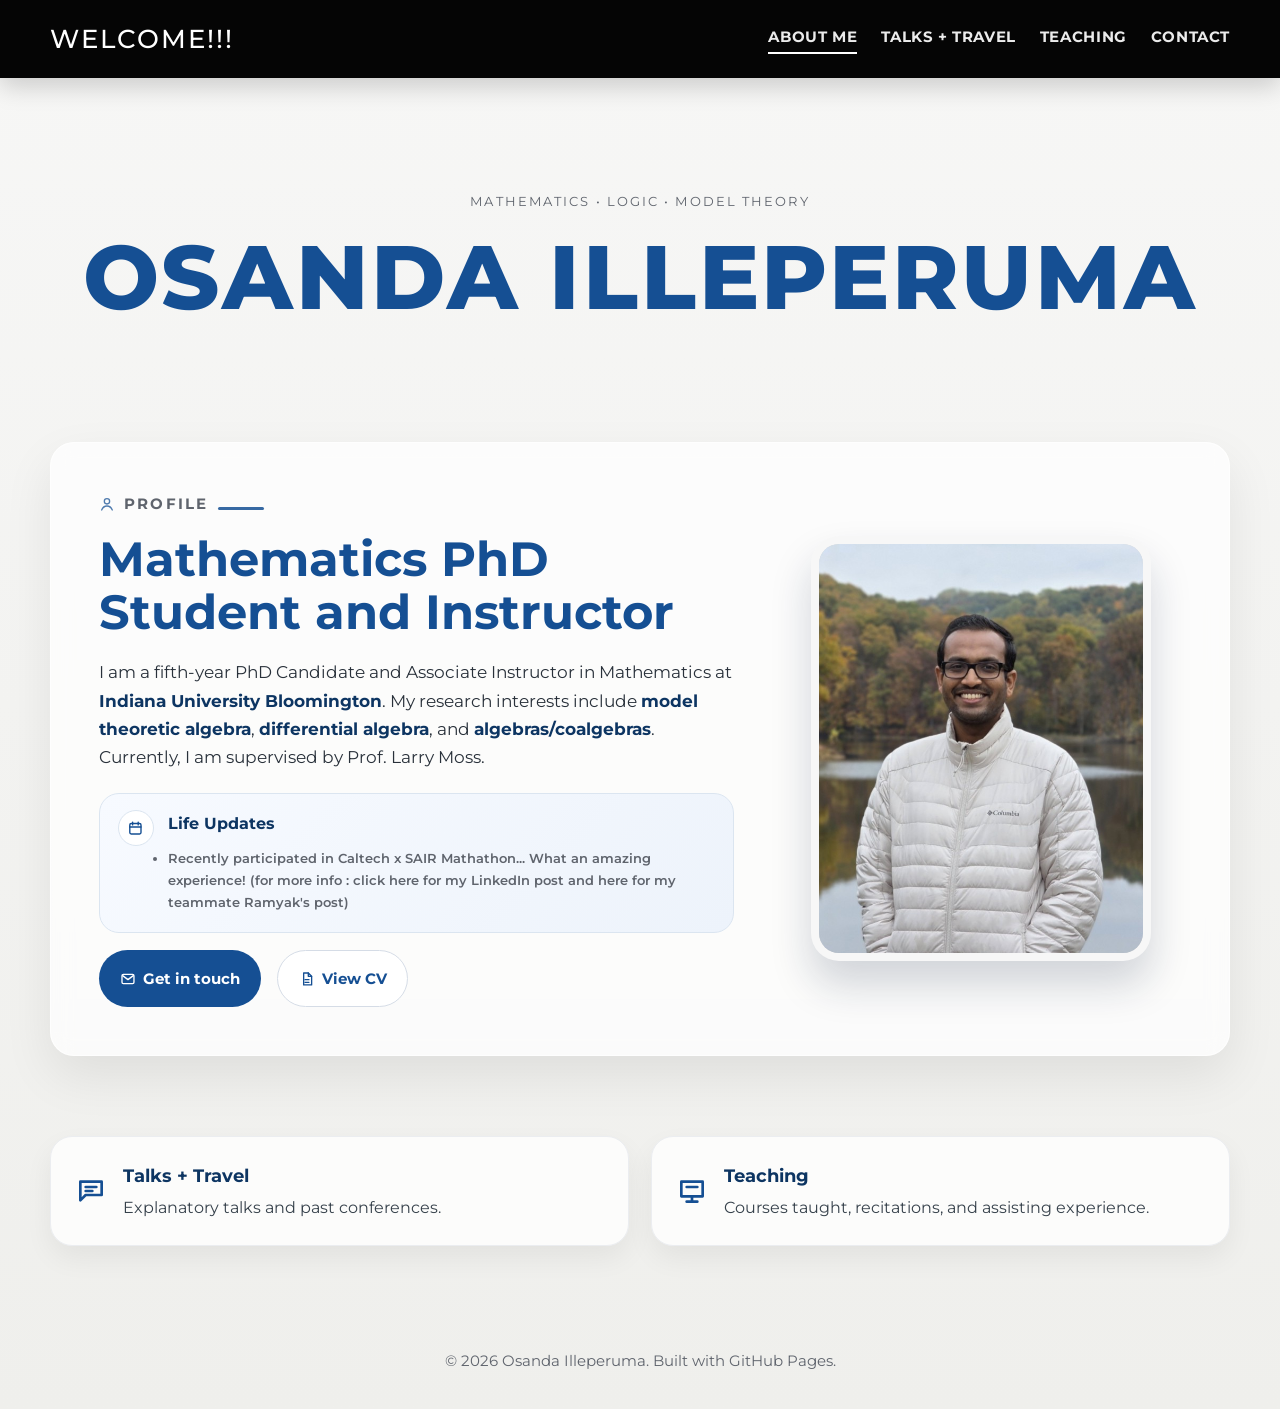
<file: index.html>
<!DOCTYPE html>
<html lang="en">

<head>
  <meta charset="UTF-8" />
  <meta name="viewport" content="width=device-width, initial-scale=1.0" />
  <meta name="google-site-verification" content="94M2sTq-gDgAvNmDkdV4_iWMRsh3VOgqNWSaeShgUbw" />
  <meta name="author" content="Osanda Illeperuma">
  <title>Osanda Illeperuma</title>
  <link rel="preconnect" href="https://fonts.googleapis.com">
  <link rel="preconnect" href="https://fonts.gstatic.com" crossorigin>
  <link href="https://fonts.googleapis.com/css2?family=Montserrat:wght@300;400;500;600;700;800&display=swap"
    rel="stylesheet">
  <link rel="stylesheet" href="style.css?v=7">
  <script src="site.js?v=1" defer></script>
</head>

<body>

  <svg aria-hidden="true" style="position:absolute;width:0;height:0;overflow:hidden;" focusable="false">
    <symbol id="icon-mail" viewBox="0 0 24 24">
      <rect x="3" y="5" width="18" height="14" rx="2"></rect>
      <path d="M4 7l8 6 8-6"></path>
    </symbol>
    <symbol id="icon-file" viewBox="0 0 24 24">
      <path d="M7 3h7l5 5v13H7z"></path>
      <path d="M14 3v5h5"></path>
      <path d="M9 13h6"></path>
      <path d="M9 17h6"></path>
    </symbol>
    <symbol id="icon-talk" viewBox="0 0 24 24">
      <path d="M4 5h16v10H8l-4 4z"></path>
      <path d="M8 9h8"></path>
      <path d="M8 12h5"></path>
    </symbol>
    <symbol id="icon-calendar" viewBox="0 0 24 24">
      <rect x="4" y="5" width="16" height="15" rx="2"></rect>
      <path d="M8 3v4"></path>
      <path d="M16 3v4"></path>
      <path d="M4 10h16"></path>
    </symbol>
    <symbol id="icon-teaching" viewBox="0 0 24 24">
      <path d="M4 5h16v11H4z"></path>
      <path d="M8 20h8"></path>
      <path d="M12 16v4"></path>
      <path d="M8 9h8"></path>
    </symbol>
    <symbol id="icon-list" viewBox="0 0 24 24">
      <path d="M8 6h12"></path>
      <path d="M8 12h12"></path>
      <path d="M8 18h12"></path>
      <path d="M4 6h.01"></path>
      <path d="M4 12h.01"></path>
      <path d="M4 18h.01"></path>
    </symbol>
    <symbol id="icon-profile" viewBox="0 0 24 24">
      <circle cx="12" cy="8" r="4"></circle>
      <path d="M4 21c1.6-4 4.4-6 8-6s6.4 2 8 6"></path>
    </symbol>
  </svg>
  <header class="topbar">
    <div class="container nav">
      <a class="brand" href="index.html">Welcome!!!</a>
      <nav class="nav-links" aria-label="Primary navigation">
        <a class="active" href="index.html">About Me</a>
        <a href="talks.html">Talks + Travel</a>
        <a href="teaching.html">Teaching</a>
        <a href="contact.html">Contact</a>
      </nav>
    </div>
  </header>

  <main id="top">
    <section class="hero">
      <div class="container">
        <div class="eyebrow">Mathematics • Logic • Model Theory</div>
        <h1>OSANDA ILLEPERUMA</h1>
      </div>
    </section>

    <section id="about">
      <div class="container card about">
        <div>
          <div class="section-title with-icon"><svg class="icon" aria-hidden="true"><use href="#icon-profile"></use></svg>Profile</div>
          <h2>Mathematics PhD Student and Instructor</h2>
          <p>
            I am a fifth-year PhD Candidate and Associate Instructor in Mathematics at
            <strong>Indiana University Bloomington</strong>. My research interests include
            <strong>model theoretic algebra</strong>, <strong>differential algebra</strong>,
            and <strong>algebras/coalgebras</strong>.
            Currently, I am supervised by Prof. Larry Moss.
          </p>

          <div class="profile-updates">
            <div class="profile-updates-badge" aria-hidden="true">
              <svg class="icon"><use href="#icon-calendar"></use></svg>
            </div>
            <div>
              <h3>Life Updates</h3>
              <span class="profile-updates-date">
                <ul>
                  <li>Recently participated in Caltech x SAIR Mathathon... What an amazing experience! (for more info : <a href = "https://lnkd.in/p/gYP6XG4t"> click here for my LinkedIn post                  
                  </a> and <a href="https://lnkd.in/p/g5hrVPfr"> here for my teammate Ramyak's post</a>)</li>
                </ul>
              </span>
            </div>
          </div>

          <div class="about-actions">
            <a class="btn btn-primary" href="contact.html"><svg class="icon" aria-hidden="true"><use href="#icon-mail"></use></svg>Get in touch</a>
            <a class="btn btn-secondary" href="cv.html" id="openCvModal"><svg class="icon" aria-hidden="true"><use href="#icon-file"></use></svg>View CV</a>
          </div>
        </div>

        <div class="portrait-wrap">
          <img class="portrait" src="image (2).jpg" alt="Portrait of Osanda Illeperuma" />
        </div>
      </div>
    </section>

    <section class="home-navigation">
      <div class="container home-link-grid">
        <a class="info-card home-link-card" href="talks.html">
          <svg class="icon" aria-hidden="true"><use href="#icon-talk"></use></svg>
          <div>
            <h3>Talks + Travel</h3>
            <p>Explanatory talks and past conferences.</p>
          </div>
        </a>

        <a class="info-card home-link-card" href="teaching.html">
          <svg class="icon" aria-hidden="true"><use href="#icon-teaching"></use></svg>
          <div>
            <h3>Teaching</h3>
            <p>Courses taught, recitations, and assisting experience.</p>
          </div>
        </a>
      </div>
    </section>
  </main>

  <footer>
    <div class="container">© 2026 Osanda Illeperuma. Built with GitHub Pages.</div>
  </footer>


  <div class="cv-modal" id="cvModal" aria-hidden="true" role="dialog" aria-modal="true" aria-labelledby="cvModalTitle">
    <div class="cv-modal-content">
      <div class="cv-modal-header">
        <h3 id="cvModalTitle" class="heading-icon"><svg class="icon" aria-hidden="true"><use href="#icon-file"></use></svg>Curriculum Vitae</h3>
        <div class="cv-modal-actions">
          <a class="cv-open-tab" href="cv.html" target="_blank" rel="noopener"><svg class="icon" aria-hidden="true"><use href="#icon-file"></use></svg>Open in new tab</a>
          <button class="cv-close" id="closeCvModal" type="button" aria-label="Close CV window">Close</button>
        </div>
      </div>
      <iframe class="cv-frame" src="cv.html" title="Osanda Illeperuma CV"></iframe>
    </div>
  </div>
</body>
</html>
</file>
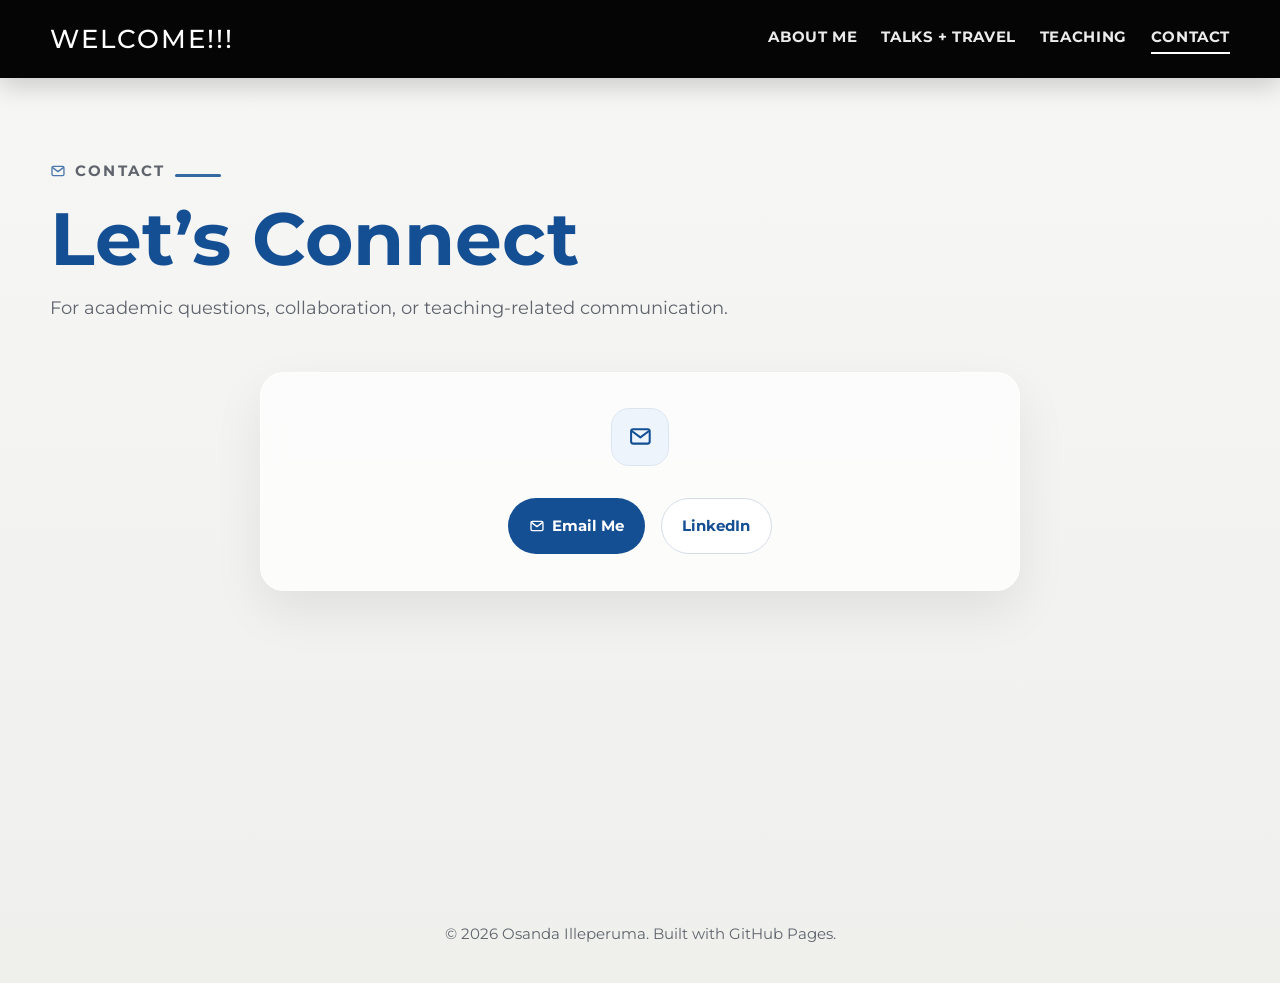
<file: contact.html>
<!DOCTYPE html>
<html lang="en">

<head>
  <meta charset="UTF-8" />
  <meta name="viewport" content="width=device-width, initial-scale=1.0" />
  <title>Contact | Osanda Illeperuma</title>
  <link rel="preconnect" href="https://fonts.googleapis.com">
  <link rel="preconnect" href="https://fonts.gstatic.com" crossorigin>
  <link href="https://fonts.googleapis.com/css2?family=Montserrat:wght@300;400;500;600;700;800&display=swap"
    rel="stylesheet">
  <link rel="stylesheet" href="style.css?v=7">
  <script src="site.js?v=1" defer></script>
</head>

<body>

  <svg aria-hidden="true" style="position:absolute;width:0;height:0;overflow:hidden;" focusable="false">
    <symbol id="icon-mail" viewBox="0 0 24 24">
      <rect x="3" y="5" width="18" height="14" rx="2"></rect>
      <path d="M4 7l8 6 8-6"></path>
    </symbol>
    <symbol id="icon-file" viewBox="0 0 24 24">
      <path d="M7 3h7l5 5v13H7z"></path>
      <path d="M14 3v5h5"></path>
      <path d="M9 13h6"></path>
      <path d="M9 17h6"></path>
    </symbol>
    <symbol id="icon-talk" viewBox="0 0 24 24">
      <path d="M4 5h16v10H8l-4 4z"></path>
      <path d="M8 9h8"></path>
      <path d="M8 12h5"></path>
    </symbol>
    <symbol id="icon-calendar" viewBox="0 0 24 24">
      <rect x="4" y="5" width="16" height="15" rx="2"></rect>
      <path d="M8 3v4"></path>
      <path d="M16 3v4"></path>
      <path d="M4 10h16"></path>
    </symbol>
    <symbol id="icon-teaching" viewBox="0 0 24 24">
      <path d="M4 5h16v11H4z"></path>
      <path d="M8 20h8"></path>
      <path d="M12 16v4"></path>
      <path d="M8 9h8"></path>
    </symbol>
    <symbol id="icon-list" viewBox="0 0 24 24">
      <path d="M8 6h12"></path>
      <path d="M8 12h12"></path>
      <path d="M8 18h12"></path>
      <path d="M4 6h.01"></path>
      <path d="M4 12h.01"></path>
      <path d="M4 18h.01"></path>
    </symbol>
    <symbol id="icon-profile" viewBox="0 0 24 24">
      <circle cx="12" cy="8" r="4"></circle>
      <path d="M4 21c1.6-4 4.4-6 8-6s6.4 2 8 6"></path>
    </symbol>
  </svg>
  <header class="topbar">
    <div class="container nav">
      <a class="brand" href="index.html">Welcome!!!</a>
      <nav class="nav-links" aria-label="Primary navigation">
        <a href="index.html">About Me</a>
        <a href="talks.html">Talks + Travel</a>
        <a href="teaching.html">Teaching</a>
        <a class="active" href="contact.html">Contact</a>
      </nav>
    </div>
  </header>

  <main id="top" class="inner-page">
    <section class="page-hero">
      <div class="container">
        <div class="section-title with-icon"><svg class="icon" aria-hidden="true"><use href="#icon-mail"></use></svg>Contact</div>
        <h1>Let’s Connect</h1>
        <p>For academic questions, collaboration, or teaching-related communication.</p>
      </div>
    </section>

    <section class="page-content contact-page">
      <div class="container card contact-box">
        <div class="contact-icon" aria-hidden="true">
          <svg class="icon"><use href="#icon-mail"></use></svg>
        </div>
        <!-- <h2>Contact Osanda</h2>
        <p>Indiana University Bloomington</p> -->
        <div class="about-actions" style="justify-content:center;">
          <a class="btn btn-primary" href="mailto:oaillepe@iu.edu"><svg class="icon" aria-hidden="true"><use href="#icon-mail"></use></svg>Email Me</a>
          <a class="btn btn-secondary" href="https://www.linkedin.com/in/osanda-illeperuma-60a22215b/" target="_blank" rel="noopener">LinkedIn</a>
        </div>
      </div>
    </section>
  </main>

  <footer>
    <div class="container">© 2026 Osanda Illeperuma. Built with GitHub Pages.</div>
  </footer>

</body>
</html>
</file>
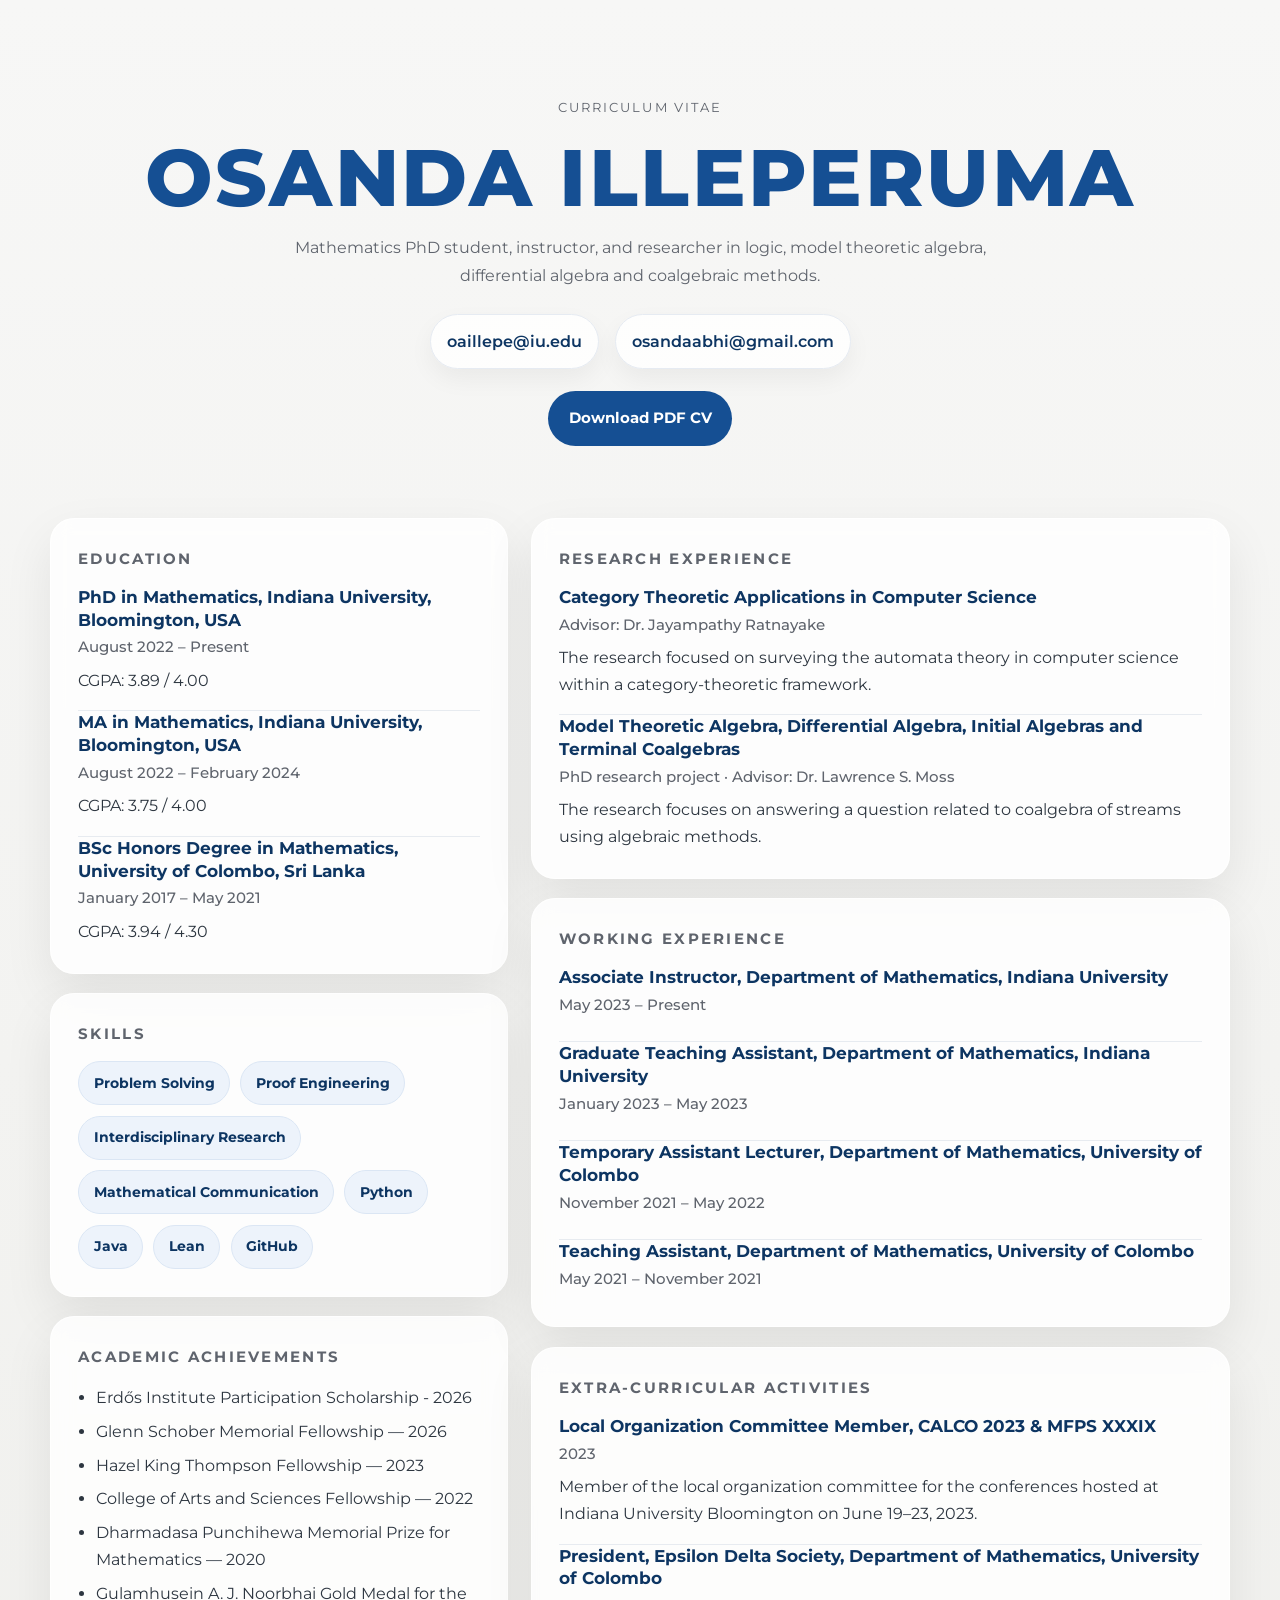
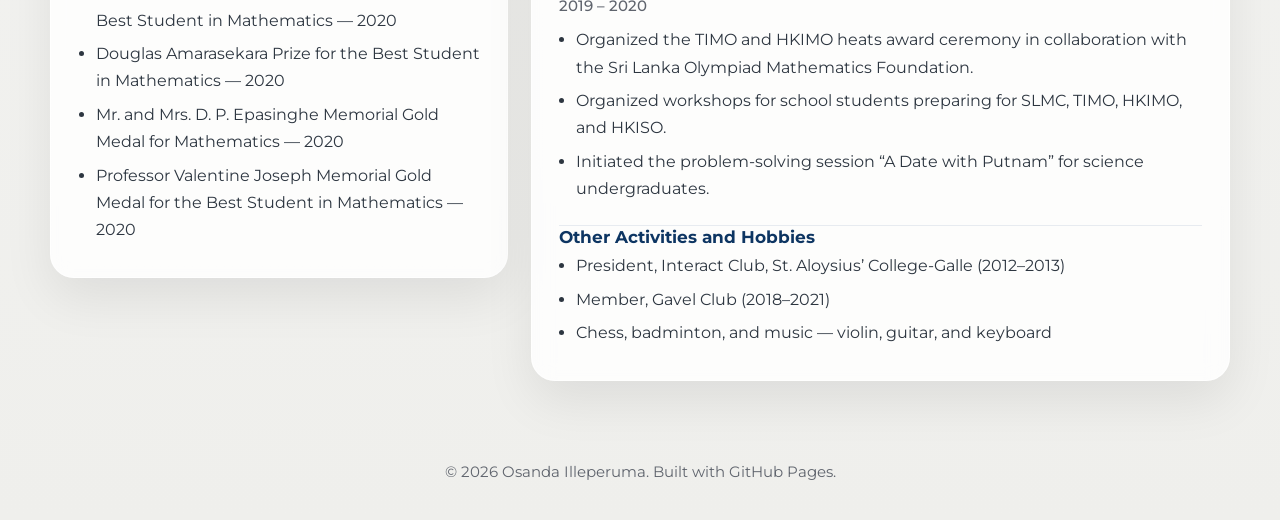
<file: cv.html>
<!DOCTYPE html>
<html lang="en">
<head>
  <meta charset="UTF-8" />
  <meta name="viewport" content="width=device-width, initial-scale=1.0" />
  <title>CV | Osanda Illeperuma</title>
  <link rel="preconnect" href="https://fonts.googleapis.com">
  <link rel="preconnect" href="https://fonts.gstatic.com" crossorigin>
  <link href="https://fonts.googleapis.com/css2?family=Montserrat:wght@300;400;500;600;700;800&display=swap" rel="stylesheet">
  <style>
    :root {
      --text: #1f1f1f;
      --muted: #5f646d;
      --accent: #154f93;
      --accent-dark: #0d3562;
      --nav-bg: #050505;
      --shadow: 0 20px 50px rgba(0,0,0,0.08);
      --radius: 24px;
      --max-width: 1180px;
      --card-bg: rgba(255,255,255,0.82);
    }

    * { box-sizing: border-box; margin: 0; padding: 0; }
    html { scroll-behavior: smooth; }
    body {
      font-family: 'Montserrat', sans-serif;
      background: linear-gradient(180deg, #f7f7f6 0%, #efefec 100%);
      color: var(--text);
      line-height: 1.7;
    }
    a { color: inherit; text-decoration: none; }
    .container { width: min(calc(100% - 2rem), var(--max-width)); margin: 0 auto; }

    .topbar {
      background: var(--nav-bg);
      position: sticky;
      top: 0;
      z-index: 100;
      box-shadow: 0 8px 24px rgba(0,0,0,0.18);
    }
    .nav {
      min-height: 78px;
      display: flex;
      align-items: center;
      justify-content: space-between;
      gap: 1.5rem;
    }
    .brand {
      color: white;
      font-size: clamp(1.2rem, 2vw, 2rem);
      letter-spacing: 0.08em;
      font-weight: 500;
      text-transform: uppercase;
    }
    .nav-links { display: flex; gap: 1.5rem; flex-wrap: wrap; }
    .nav-links a {
      color: rgba(255,255,255,0.92);
      font-size: 0.95rem;
      font-weight: 700;
      letter-spacing: 0.04em;
      text-transform: uppercase;
      position: relative;
      padding-bottom: 0.25rem;
    }
    .nav-links a::after {
      content: "";
      position: absolute;
      left: 0;
      bottom: 0;
      width: 0;
      height: 2px;
      background: white;
      transition: width 0.25s ease;
    }
    .nav-links a:hover::after,
    .nav-links a.active::after { width: 100%; }

    .hero {
      padding: 6rem 0 3rem;
      text-align: center;
    }
    .eyebrow {
      color: var(--muted);
      text-transform: uppercase;
      letter-spacing: 0.16em;
      font-size: 0.82rem;
      margin-bottom: 1.25rem;
    }
    .hero h1 {
      color: var(--accent);
      font-size: clamp(2.8rem, 7vw, 5rem);
      font-weight: 800;
      letter-spacing: 0.03em;
      line-height: 1;
      margin-bottom: 1rem;
    }
    .hero p {
      max-width: 760px;
      margin: 0 auto;
      color: var(--muted);
      font-size: 1.02rem;
    }

    section { padding: 1.5rem 0 3.5rem; }

    .contact-strip {
      display: flex;
      justify-content: center;
      gap: 1rem;
      flex-wrap: wrap;
      margin-top: 1.5rem;
    }

    .pill {
      padding: 0.8rem 1rem;
      border-radius: 999px;
      background: rgba(255,255,255,0.85);
      border: 1px solid #e6ebf2;
      box-shadow: 0 10px 24px rgba(0,0,0,0.05);
      font-weight: 600;
      color: var(--accent-dark);
    }

    .section-title {
      font-size: 0.95rem;
      font-weight: 700;
      letter-spacing: 0.15em;
      color: var(--muted);
      text-transform: uppercase;
      margin-bottom: 0.9rem;
    }

    .resume-layout {
      display: grid;
      grid-template-columns: 0.95fr 1.45fr;
      gap: 1.4rem;
      align-items: start;
    }

    .card {
      background: var(--card-bg);
      border: 1px solid rgba(255,255,255,0.7);
      backdrop-filter: blur(10px);
      border-radius: var(--radius);
      box-shadow: var(--shadow);
      overflow: hidden;
      padding: 1.7rem;
    }

    .card h2 {
      color: var(--accent);
      font-size: 1.6rem;
      margin-bottom: 1rem;
      line-height: 1.1;
    }

    .stack { display: grid; gap: 1.2rem; }
    .entry { padding-bottom: 1rem; border-bottom: 1px solid #e7ebf0; }
    .entry:last-child { border-bottom: none; padding-bottom: 0; }

    .entry h3 {
      color: var(--accent-dark);
      font-size: 1.05rem;
      margin-bottom: 0.25rem;
      line-height: 1.35;
    }

    .meta {
      color: var(--muted);
      font-size: 0.93rem;
      margin-bottom: 0.45rem;
      font-weight: 500;
    }

    .entry p { color: #2d3640; font-size: 0.98rem; }
    ul { padding-left: 1.1rem; color: #2d3640; }
    li { margin-bottom: 0.4rem; }

    .skill-list {
      display: flex;
      flex-wrap: wrap;
      gap: 0.65rem;
    }
    .skill-tag {
      padding: 0.55rem 0.9rem;
      border-radius: 999px;
      background: #edf3fb;
      border: 1px solid #dbe6f4;
      color: var(--accent-dark);
      font-weight: 700;
      font-size: 0.9rem;
    }

    .actions {
      display: flex;
      gap: 1rem;
      flex-wrap: wrap;
      margin-top: 1.4rem;
      justify-content: center;
    }
    .btn {
      display: inline-flex;
      align-items: center;
      justify-content: center;
      padding: 0.9rem 1.3rem;
      border-radius: 999px;
      font-weight: 700;
      font-size: 0.95rem;
      transition: transform 0.2s ease, box-shadow 0.2s ease, background 0.2s ease;
    }
    .btn:hover { transform: translateY(-2px); box-shadow: 0 12px 24px rgba(0,0,0,0.12); }
    .btn-primary { background: var(--accent); color: white; }
    .btn-secondary { background: white; color: var(--accent); border: 1px solid #d5dce6; }

    footer {
      padding: 1.4rem 0 2.2rem;
      text-align: center;
      color: var(--muted);
      font-size: 0.92rem;
    }

    @media (max-width: 920px) {
      .resume-layout { grid-template-columns: 1fr; }
    }

    @media (max-width: 700px) {
      .nav { padding: 1rem 0; flex-direction: column; align-items: start; }
      .hero { padding: 4.8rem 0 2.5rem; }
    }
  </style>
</head>
<body>
  <!-- <header class="topbar">
    <div class="container nav">
      <a class="brand" href="index.html#top">Welcome!!!</a>
      <nav class="nav-links">
        <a href="index.html#about">About Me</a>
        <a href="index.html#talks">Publications/Talks</a>
        <a href="index.html#teaching">Teaching</a>
        <a href="index.html#contact">Contact</a>
        <a class="active" href="cv.html">CV</a>
      </nav>
    </div>
  </header> -->

  <main>
    <section class="hero">
      <div class="container">
        <div class="eyebrow">Curriculum Vitae</div>
        <h1>OSANDA ILLEPERUMA</h1>
        <p>Mathematics PhD student, instructor, and researcher in logic, model theoretic algebra, differential algebra and coalgebraic methods.</p>
        <div class="contact-strip">
          <a class="pill" href="mailto:oaillepe@iu.edu">oaillepe@iu.edu</a>
          <a class="pill" href="mailto:osandaabhi@gmail.com">osandaabhi@gmail.com</a>
        </div>
        <div class="actions">
          <a class="btn btn-primary" href="files/CV___Osanda_Illeperuma__Mathathon.pdf">Download PDF CV</a>
        </div>
      </div>
    </section>

    <section>
      <div class="container resume-layout">
        <div class="stack">
          <article class="card">
            <div class="section-title">Education</div>
            <div class="entry">
              <h3>PhD in Mathematics, Indiana University, Bloomington, USA</h3>
              <div class="meta">August 2022 – Present</div>
              <p>CGPA: 3.89 / 4.00</p>
            </div>
            <div class="entry">
              <h3>MA in Mathematics, Indiana University, Bloomington, USA</h3>
              <div class="meta">August 2022 – February 2024</div>
              <p>CGPA: 3.75 / 4.00</p>
            </div>
            <div class="entry">
              <h3>BSc Honors Degree in Mathematics, University of Colombo, Sri Lanka</h3>
              <div class="meta">January 2017 – May 2021</div>
              <p>CGPA: 3.94 / 4.30</p>
            </div>
          </article>

          <article class="card">
            <div class="section-title">Skills</div>
            <div class="skill-list">
              <span class="skill-tag">Problem Solving</span>
              <span class="skill-tag">Proof Engineering</span>
              <span class="skill-tag">Interdisciplinary Research</span>
              <span class="skill-tag">Mathematical Communication</span>
              <span class="skill-tag">Python</span>
              <span class="skill-tag">Java</span>
              <span class="skill-tag">Lean</span>
              <span class="skill-tag">GitHub</span>
            </div>
          </article>

          <article class="card">
            <div class="section-title">Academic Achievements</div>
            <ul>
              <li>Erdős Institute Participation Scholarship - 2026</li>
              <li>Glenn Schober Memorial Fellowship — 2026</li>
              <li>Hazel King Thompson Fellowship — 2023</li>
              <li>College of Arts and Sciences Fellowship — 2022</li>
              <li>Dharmadasa Punchihewa Memorial Prize for Mathematics — 2020</li>
              <li>Gulamhusein A. J. Noorbhai Gold Medal for the Best Student in Mathematics — 2020</li>
              <li>Douglas Amarasekara Prize for the Best Student in Mathematics — 2020</li>
              <li>Mr. and Mrs. D. P. Epasinghe Memorial Gold Medal for Mathematics — 2020</li>
              <li>Professor Valentine Joseph Memorial Gold Medal for the Best Student in Mathematics — 2020</li>
            </ul>
          </article>
        </div>

        <div class="stack">
          <article class="card">
            <div class="section-title">Research Experience</div>
            <div class="entry">
              <h3>Category Theoretic Applications in Computer Science</h3>
              <div class="meta">Advisor: Dr. Jayampathy Ratnayake</div>
              <p>The research focused on surveying the automata theory in computer science within a category-theoretic framework.</p>
            </div>
            <div class="entry">
              <h3>Model Theoretic Algebra, Differential Algebra, Initial Algebras and Terminal Coalgebras</h3>
              <div class="meta">PhD research project · Advisor: Dr. Lawrence S. Moss</div>
              <p>The research focuses on answering a question related to coalgebra of streams using algebraic methods.</p>
            </div>
          </article>

          <article class="card">
            <div class="section-title">Working Experience</div>
            <div class="entry">
              <h3>Associate Instructor, Department of Mathematics, Indiana University</h3>
              <div class="meta">May 2023 – Present</div>
            </div>
            <div class="entry">
              <h3>Graduate Teaching Assistant, Department of Mathematics, Indiana University</h3>
              <div class="meta">January 2023 – May 2023</div>
            </div>
            <div class="entry">
              <h3>Temporary Assistant Lecturer, Department of Mathematics, University of Colombo</h3>
              <div class="meta">November 2021 – May 2022</div>
            </div>
            <div class="entry">
              <h3>Teaching Assistant, Department of Mathematics, University of Colombo</h3>
              <div class="meta">May 2021 – November 2021</div>
            </div>
          </article>

          <article class="card">
            <div class="section-title">Extra-Curricular Activities</div>
            <div class="entry">
              <h3>Local Organization Committee Member, CALCO 2023 &amp; MFPS XXXIX</h3>
              <div class="meta">2023</div>
              <p>Member of the local organization committee for the conferences hosted at Indiana University Bloomington on June 19–23, 2023.</p>
            </div>
            <div class="entry">
              <h3>President, Epsilon Delta Society, Department of Mathematics, University of Colombo</h3>
              <div class="meta">2019 – 2020</div>
              <ul>
                <li>Organized the TIMO and HKIMO heats award ceremony in collaboration with the Sri Lanka Olympiad Mathematics Foundation.</li>
                <li>Organized workshops for school students preparing for SLMC, TIMO, HKIMO, and HKISO.</li>
                <li>Initiated the problem-solving session “A Date with Putnam” for science undergraduates.</li>
              </ul>
            </div>
            <div class="entry">
              <h3>Other Activities and Hobbies</h3>
              <ul>
                <li>President, Interact Club, St. Aloysius’ College-Galle (2012–2013)</li>
                <li>Member, Gavel Club (2018–2021)</li>
                <li>Chess, badminton, and music — violin, guitar, and keyboard</li>
              </ul>
            </div>
          </article>
        </div>
      </div>
    </section>
  </main>

  <footer>
    <div class="container">© 2026 Osanda Illeperuma. Built with GitHub Pages.</div>
  </footer>
</body>
</html>
</file>
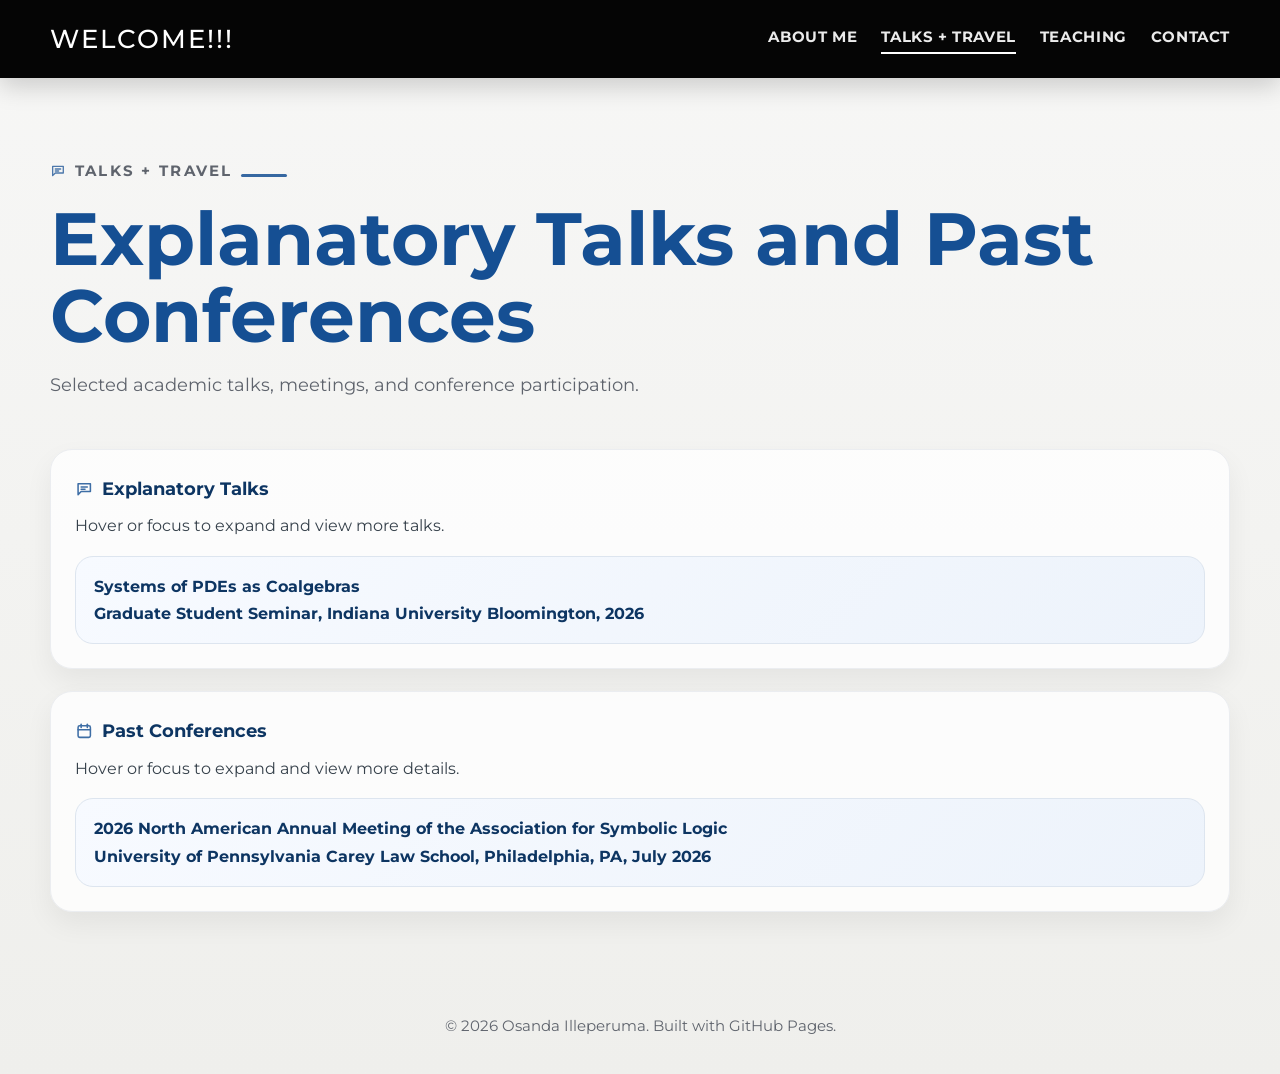
<file: talks.html>
<!DOCTYPE html>
<html lang="en">

<head>
  <meta charset="UTF-8" />
  <meta name="viewport" content="width=device-width, initial-scale=1.0" />
  <title>Talks + Travel | Osanda Illeperuma</title>
  <link rel="preconnect" href="https://fonts.googleapis.com">
  <link rel="preconnect" href="https://fonts.gstatic.com" crossorigin>
  <link href="https://fonts.googleapis.com/css2?family=Montserrat:wght@300;400;500;600;700;800&display=swap"
    rel="stylesheet">
  <link rel="stylesheet" href="style.css?v=7">
  <script src="site.js?v=1" defer></script>
</head>

<body>

  <svg aria-hidden="true" style="position:absolute;width:0;height:0;overflow:hidden;" focusable="false">
    <symbol id="icon-mail" viewBox="0 0 24 24">
      <rect x="3" y="5" width="18" height="14" rx="2"></rect>
      <path d="M4 7l8 6 8-6"></path>
    </symbol>
    <symbol id="icon-file" viewBox="0 0 24 24">
      <path d="M7 3h7l5 5v13H7z"></path>
      <path d="M14 3v5h5"></path>
      <path d="M9 13h6"></path>
      <path d="M9 17h6"></path>
    </symbol>
    <symbol id="icon-talk" viewBox="0 0 24 24">
      <path d="M4 5h16v10H8l-4 4z"></path>
      <path d="M8 9h8"></path>
      <path d="M8 12h5"></path>
    </symbol>
    <symbol id="icon-calendar" viewBox="0 0 24 24">
      <rect x="4" y="5" width="16" height="15" rx="2"></rect>
      <path d="M8 3v4"></path>
      <path d="M16 3v4"></path>
      <path d="M4 10h16"></path>
    </symbol>
    <symbol id="icon-teaching" viewBox="0 0 24 24">
      <path d="M4 5h16v11H4z"></path>
      <path d="M8 20h8"></path>
      <path d="M12 16v4"></path>
      <path d="M8 9h8"></path>
    </symbol>
    <symbol id="icon-list" viewBox="0 0 24 24">
      <path d="M8 6h12"></path>
      <path d="M8 12h12"></path>
      <path d="M8 18h12"></path>
      <path d="M4 6h.01"></path>
      <path d="M4 12h.01"></path>
      <path d="M4 18h.01"></path>
    </symbol>
    <symbol id="icon-profile" viewBox="0 0 24 24">
      <circle cx="12" cy="8" r="4"></circle>
      <path d="M4 21c1.6-4 4.4-6 8-6s6.4 2 8 6"></path>
    </symbol>
  </svg>
  <header class="topbar">
    <div class="container nav">
      <a class="brand" href="index.html">Welcome!!!</a>
      <nav class="nav-links" aria-label="Primary navigation">
        <a href="index.html">About Me</a>
        <a class="active" href="talks.html">Talks + Travel</a>
        <a href="teaching.html">Teaching</a>
        <a href="contact.html">Contact</a>
      </nav>
    </div>
  </header>

  <main id="top" class="inner-page">
    <section class="page-hero">
      <div class="container">
        <div class="section-title with-icon"><svg class="icon" aria-hidden="true"><use href="#icon-talk"></use></svg>Talks + Travel</div>
        <h1>Explanatory Talks and Past Conferences</h1>
        <p>Selected academic talks, meetings, and conference participation.</p>
      </div>
    </section>

    <section class="page-content">
      <div class="container">
        <article class="info-card talk-dropdown-card" tabindex="0">
          <h3 class="heading-icon"><svg class="icon" aria-hidden="true"><use href="#icon-talk"></use></svg>Explanatory Talks</h3>
          <p class="card-hint">Hover or focus to expand and view more talks.</p>

          <div class="talk-summary">
            <strong>Systems of PDEs as Coalgebras</strong><br>
            Graduate Student Seminar, Indiana University Bloomington, 2026
          </div>

          <div class="talk-dropdown">
            <ul class="talk-dropdown-list">
              <li>
                <strong>Introduction to Natural Logic</strong><br>
                Graduate Student Seminar, Indiana University Bloomington, 2024
              </li>
            </ul>
          </div>
        </article>

        <article class="info-card talk-dropdown-card talks-spaced-card" tabindex="0">
          <h3 class="heading-icon"><svg class="icon" aria-hidden="true"><use href="#icon-calendar"></use></svg>Past Conferences</h3>
          <p class="card-hint">Hover or focus to expand and view more details.</p>

          <div class="talk-summary">
            <strong><a href="https://awainverse.github.io/asl-nam-2026/" target="_blank" rel="noopener">2026 North American Annual Meeting of the Association for Symbolic Logic</a></strong><br>
            University of Pennsylvania Carey Law School, Philadelphia, PA, July 2026
          </div>

          <div class="talk-dropdown">
            <ul class="talk-dropdown-list">
              <li>
                <strong><a href="https://icms.ac.uk/activities/workshop/a85/" target="_blank" rel="noopener">A85: Workshop in algebra and arithmetic from model theory (online)</a></strong><br>
                ICMS, Bayes Centre, Edinburgh, May 2026
              </li>
              <li>
                <strong><a href="https://brinmrc.umd.edu/fall-25-nadstm/" target="_blank" rel="noopener">North American Set Theory Meeting</a></strong><br>
                Brin Mathematics Research Center, Department of Mathematics, University of Maryland, October 2025
              </li>
              <li>
                <strong><a href="https://coalg.org/calco-mfps-2023/" target="_blank" rel="noopener">CALCO 2023 &amp; MFPS XXXIX</a></strong><br>
                Indiana University Bloomington, June 2023
              </li>
            </ul>
          </div>
        </article>
      </div>
    </section>
  </main>

  <footer>
    <div class="container">© 2026 Osanda Illeperuma. Built with GitHub Pages.</div>
  </footer>

</body>
</html>
</file>
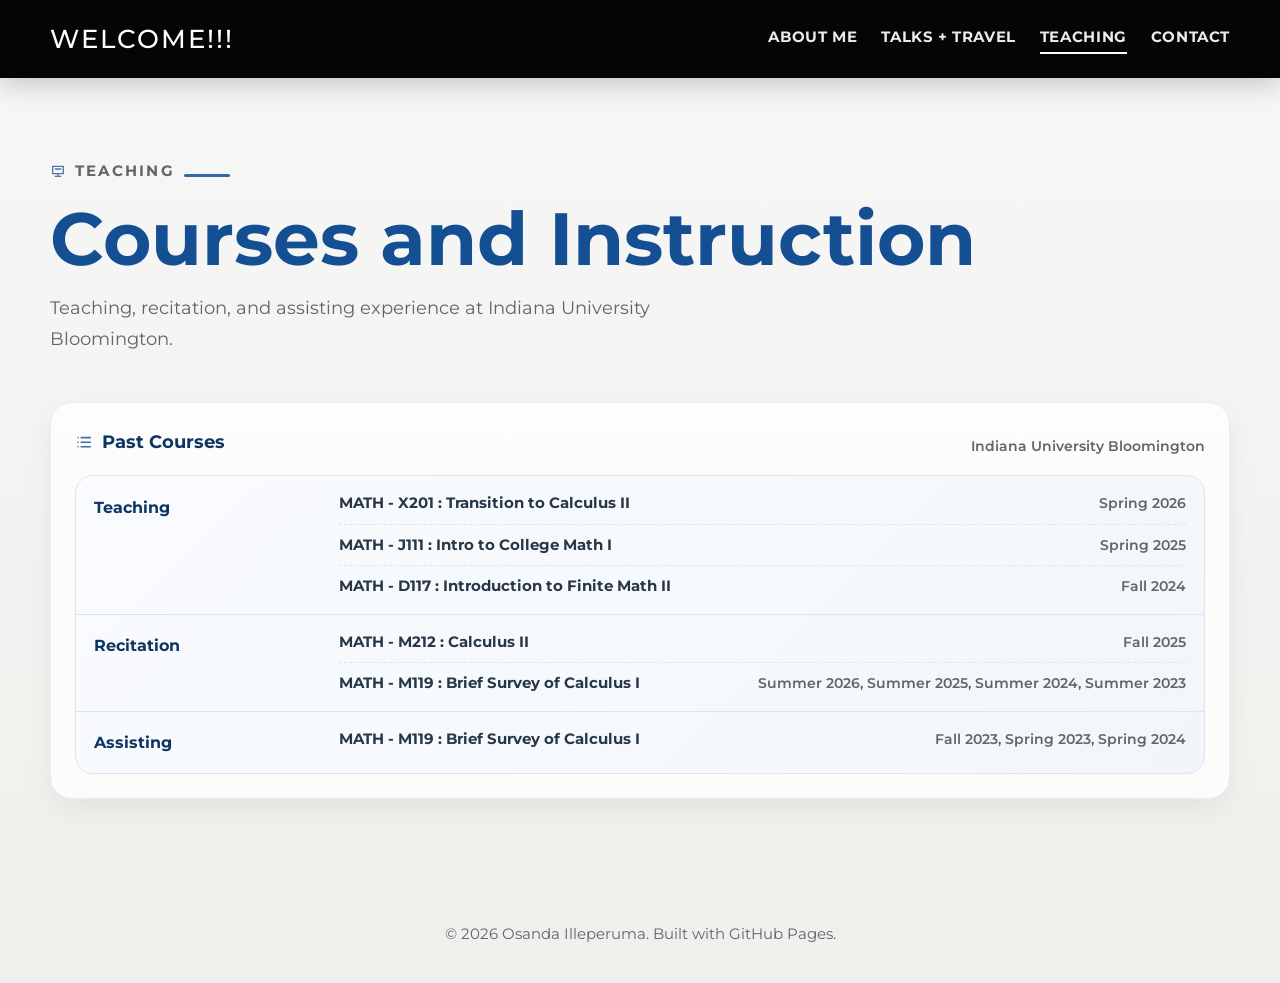
<file: teaching.html>
<!DOCTYPE html>
<html lang="en">

<head>
  <meta charset="UTF-8" />
  <meta name="viewport" content="width=device-width, initial-scale=1.0" />
  <title>Teaching | Osanda Illeperuma</title>
  <link rel="preconnect" href="https://fonts.googleapis.com">
  <link rel="preconnect" href="https://fonts.gstatic.com" crossorigin>
  <link href="https://fonts.googleapis.com/css2?family=Montserrat:wght@300;400;500;600;700;800&display=swap"
    rel="stylesheet">
  <link rel="stylesheet" href="style.css?v=7">
  <script src="site.js?v=1" defer></script>
</head>

<body>

  <svg aria-hidden="true" style="position:absolute;width:0;height:0;overflow:hidden;" focusable="false">
    <symbol id="icon-mail" viewBox="0 0 24 24">
      <rect x="3" y="5" width="18" height="14" rx="2"></rect>
      <path d="M4 7l8 6 8-6"></path>
    </symbol>
    <symbol id="icon-file" viewBox="0 0 24 24">
      <path d="M7 3h7l5 5v13H7z"></path>
      <path d="M14 3v5h5"></path>
      <path d="M9 13h6"></path>
      <path d="M9 17h6"></path>
    </symbol>
    <symbol id="icon-talk" viewBox="0 0 24 24">
      <path d="M4 5h16v10H8l-4 4z"></path>
      <path d="M8 9h8"></path>
      <path d="M8 12h5"></path>
    </symbol>
    <symbol id="icon-calendar" viewBox="0 0 24 24">
      <rect x="4" y="5" width="16" height="15" rx="2"></rect>
      <path d="M8 3v4"></path>
      <path d="M16 3v4"></path>
      <path d="M4 10h16"></path>
    </symbol>
    <symbol id="icon-teaching" viewBox="0 0 24 24">
      <path d="M4 5h16v11H4z"></path>
      <path d="M8 20h8"></path>
      <path d="M12 16v4"></path>
      <path d="M8 9h8"></path>
    </symbol>
    <symbol id="icon-list" viewBox="0 0 24 24">
      <path d="M8 6h12"></path>
      <path d="M8 12h12"></path>
      <path d="M8 18h12"></path>
      <path d="M4 6h.01"></path>
      <path d="M4 12h.01"></path>
      <path d="M4 18h.01"></path>
    </symbol>
    <symbol id="icon-profile" viewBox="0 0 24 24">
      <circle cx="12" cy="8" r="4"></circle>
      <path d="M4 21c1.6-4 4.4-6 8-6s6.4 2 8 6"></path>
    </symbol>
  </svg>
  <header class="topbar">
    <div class="container nav">
      <a class="brand" href="index.html">Welcome!!!</a>
      <nav class="nav-links" aria-label="Primary navigation">
        <a href="index.html">About Me</a>
        <a href="talks.html">Talks + Travel</a>
        <a class="active" href="teaching.html">Teaching</a>
        <a href="contact.html">Contact</a>
      </nav>
    </div>
  </header>

  <main id="top" class="inner-page">
    <section class="page-hero">
      <div class="container">
        <div class="section-title with-icon"><svg class="icon" aria-hidden="true"><use href="#icon-teaching"></use></svg>Teaching</div>
        <h1>Courses and Instruction</h1>
        <p>Teaching, recitation, and assisting experience at Indiana University Bloomington.</p>
      </div>
    </section>

    <section class="page-content">
      <div class="container">
        <article class="info-card teaching-card">
          <div class="teaching-card-header">
            <h3 class="heading-icon"><svg class="icon" aria-hidden="true"><use href="#icon-list"></use></svg>Past Courses</h3>
            <p>Indiana University Bloomington</p>
          </div>

          <div class="teaching-role-list">
            <section class="teaching-role" aria-labelledby="teaching-role-title">
              <h4 id="teaching-role-title">Teaching</h4>
              <ul class="teaching-course-list">
                <li>
                  <strong>MATH - X201 : Transition to Calculus II</strong>
                  <span>Spring 2026</span>
                </li>
                <li>
                  <strong>MATH - J111 : Intro to College Math I</strong>
                  <span>Spring 2025</span>
                </li>
                <li>
                  <strong>MATH - D117 : Introduction to Finite Math II</strong>
                  <span>Fall 2024</span>
                </li>
              </ul>
            </section>

            <section class="teaching-role" aria-labelledby="recitation-role-title">
              <h4 id="recitation-role-title">Recitation</h4>
              <ul class="teaching-course-list">
                <li>
                  <strong>MATH - M212 : Calculus II</strong>
                  <span>Fall 2025</span>
                </li>
                <li>
                  <strong>MATH - M119 : Brief Survey of Calculus I</strong>
                  <span>Summer 2026, Summer 2025, Summer 2024, Summer 2023</span>
                </li>
              </ul>
            </section>

            <section class="teaching-role" aria-labelledby="assisting-role-title">
              <h4 id="assisting-role-title">Assisting</h4>
              <ul class="teaching-course-list">
                <li>
                  <strong>MATH - M119 : Brief Survey of Calculus I</strong>
                  <span>Fall 2023, Spring 2023, Spring 2024</span>
                </li>
              </ul>
            </section>
          </div>
        </article>
      </div>
    </section>
  </main>

  <footer>
    <div class="container">© 2026 Osanda Illeperuma. Built with GitHub Pages.</div>
  </footer>

</body>
</html>
</file>
<file: style.css>
:root {
  --bg: #f4f4f2;
  --surface: #ffffff;
  --text: #1f1f1f;
  --muted: #5f646d;
  --accent: #154f93;
  --accent-dark: #0d3562;
  --nav-bg: #050505;
  --line: #dddddd;
  --shadow: 0 20px 50px rgba(0, 0, 0, 0.08);
  --max-width: 1180px;
  --radius: 24px;
}

* {
  box-sizing: border-box;
  margin: 0;
  padding: 0;
}

html {
  scroll-behavior: smooth;
}

body {
  font-family: 'Montserrat', sans-serif;
  background: linear-gradient(180deg, #f7f7f6 0%, #efefec 100%);
  color: var(--text);
  line-height: 1.7;
}

a {
  color: inherit;
  text-decoration: none;
}

img {
  display: block;
  max-width: 100%;
}

.container {
  width: min(calc(100% - 2rem), var(--max-width));
  margin: 0 auto;
}

.topbar {
  background: var(--nav-bg);
  position: sticky;
  top: 0;
  z-index: 100;
  box-shadow: 0 8px 24px rgba(0, 0, 0, 0.18);
}

.nav {
  min-height: 78px;
  display: flex;
  align-items: center;
  justify-content: space-between;
  gap: 1.5rem;
}

.brand {
  color: white;
  font-size: clamp(1.2rem, 2vw, 2rem);
  letter-spacing: 0.08em;
  font-weight: 500;
  text-transform: uppercase;
}

.nav-links {
  display: flex;
  gap: 1.5rem;
  flex-wrap: wrap;
}

.nav-links a {
  color: rgba(255, 255, 255, 0.92);
  font-size: 0.95rem;
  font-weight: 700;
  letter-spacing: 0.04em;
  text-transform: uppercase;
  position: relative;
  padding-bottom: 0.25rem;
}

.nav-links a::after {
  content: "";
  position: absolute;
  left: 0;
  bottom: 0;
  width: 0;
  height: 2px;
  background: white;
  transition: width 0.25s ease;
}

.nav-links a:hover::after,
.nav-links a.active::after {
  width: 100%;
}

.hero {
  padding: 7rem 0 5rem;
  text-align: center;
}

.hero .eyebrow {
  color: var(--muted);
  text-transform: uppercase;
  letter-spacing: 0.16em;
  font-size: 0.82rem;
  margin-bottom: 1.25rem;
}

.hero h1 {
  color: var(--accent);
  font-size: clamp(2.8rem, 7vw, 5.6rem);
  font-weight: 800;
  letter-spacing: 0.03em;
  line-height: 1;
}

.hero-subtitle {
  width: min(760px, 100%);
  margin: 1.25rem auto 0;
  color: var(--muted);
  font-size: clamp(1rem, 2vw, 1.18rem);
  font-weight: 500;
}

section {
  padding: 2.5rem 0 5rem;
}

.card {
  background: rgba(255, 255, 255, 0.72);
  border: 1px solid rgba(255, 255, 255, 0.7);
  backdrop-filter: blur(10px);
  border-radius: var(--radius);
  box-shadow: var(--shadow);
  overflow: hidden;
}

.about {
  display: grid;
  grid-template-columns: 1.35fr 0.85fr;
  gap: 3rem;
  align-items: center;
  padding: 3rem;
}

.section-title {
  font-size: 0.95rem;
  font-weight: 700;
  letter-spacing: 0.15em;
  color: var(--muted);
  text-transform: uppercase;
  margin-bottom: 1rem;
}

.about h2,
.grid-section h2,
.contact h2 {
  color: var(--accent);
  font-size: clamp(2rem, 5vw, 3rem);
  margin-bottom: 1.25rem;
  line-height: 1.1;
}

.about p {
  font-size: 1.04rem;
  margin-bottom: 1.1rem;
  color: #29313a;
}

.about strong {
  color: var(--accent-dark);
}

.about-actions {
  display: flex;
  gap: 1rem;
  flex-wrap: wrap;
  margin-top: 1rem;
}

.btn {
  display: inline-flex;
  align-items: center;
  justify-content: center;
  padding: 0.9rem 1.3rem;
  border-radius: 999px;
  font-weight: 700;
  font-size: 0.95rem;
  transition: transform 0.2s ease, box-shadow 0.2s ease, background 0.2s ease;
}

.btn:hover {
  transform: translateY(-2px);
  box-shadow: 0 12px 24px rgba(0, 0, 0, 0.12);
}

.btn-primary {
  background: var(--accent);
  color: white;
}

.btn-secondary {
  background: white;
  color: var(--accent);
  border: 1px solid #d5dce6;
}

.portrait-wrap {
  display: flex;
  justify-content: center;
}

.portrait {
  width: min(100%, 340px);
  aspect-ratio: 4 / 5;
  border-radius: 28px;
  object-fit: cover;
  box-shadow: 0 24px 40px rgba(16, 34, 64, 0.18);
  border: 8px solid rgba(255, 255, 255, 0.8);
  background: #d9d9d9;
}

.grid-section {
  padding-top: 0.5rem;
}

.section-head {
  display: flex;
  justify-content: space-between;
  align-items: end;
  gap: 1rem;
  margin-bottom: 1.5rem;
}

.section-head p {
  max-width: 640px;
  color: var(--muted);
}

.section-title::after {
  content: "";
  display: block;
  width: 46px;
  height: 3px;
  margin-top: 0.55rem;
  border-radius: 999px;
  background: var(--accent);
  opacity: 0.85;
}

.soft-section {
  background: rgba(255, 255, 255, 0.28);
}

.research-card {
  padding: 2.2rem;
}

.research-grid {
  display: grid;
  grid-template-columns: repeat(3, minmax(0, 1fr));
  gap: 1rem;
  margin-top: 1.25rem;
}

.research-item {
  padding: 1.15rem;
  border-radius: 20px;
  border: 1px solid #e3e8ef;
  background: linear-gradient(135deg, #ffffff 0%, #f5f8fc 100%);
}

.research-item h3 {
  color: var(--accent-dark);
  font-size: 1rem;
  margin-bottom: 0.45rem;
}

.research-item p {
  color: #36414b;
  font-size: 0.94rem;
}

.grid {
  display: grid;
  grid-template-columns: repeat(3, minmax(0, 1fr));
  gap: 1.4rem;
}

.teaching-grid {
  grid-template-columns: minmax(0, 1fr);
  align-items: stretch;
  width: 100%;
}

.teaching-side-grid {
  display: grid;
  grid-template-rows: 1fr 1fr;
  gap: 1.4rem;
}

.compact-teaching-card {
  min-height: 0;
}

.info-card {
  padding: 1.5rem;
  background: rgba(255, 255, 255, 0.8);
  border: 1px solid #ebedf0;
  border-radius: 22px;
  box-shadow: 0 12px 28px rgba(0, 0, 0, 0.06);
  transition: transform 0.2s ease, box-shadow 0.2s ease;
}

.info-card:hover {
  transform: translateY(-4px);
  box-shadow: 0 18px 32px rgba(0, 0, 0, 0.09);
}

.info-card h3 {
  color: var(--accent-dark);
  margin-bottom: 0.6rem;
  font-size: 1.1rem;
}

.card-hint {
  color: var(--muted);
  font-size: 0.92rem;
  margin-bottom: 1rem;
}

.subject-list {
  display: grid;
  gap: 0.8rem;
  margin-top: 0.8rem;
}

.subject-item {
  position: relative;
  border-radius: 18px;
  overflow: hidden;
  min-height: 78px;
  border: 1px solid #dde5ef;
  background: linear-gradient(135deg, #f7faff 0%, #edf3fb 100%);
  transition: transform 0.22s ease, box-shadow 0.22s ease;
}

.subject-item:hover {
  transform: translateY(-3px) scale(1.01);
  box-shadow: 0 14px 28px rgba(18, 58, 108, 0.12);
}

.subject-name {
  display: flex;
  align-items: center;
  min-height: 78px;
  padding: 1rem 1.1rem;
  font-weight: 700;
  color: var(--accent-dark);
  letter-spacing: 0.02em;
}

.subject-overlay {
  position: absolute;
  inset: 0;
  background: linear-gradient(135deg, rgba(13, 53, 98, 0.96), rgba(21, 79, 147, 0.96));
  color: white;
  padding: 1rem 1.1rem;
  display: flex;
  flex-direction: column;
  justify-content: center;
  gap: 0.45rem;
  opacity: 0;
  transform: translateY(16px);
  transition: opacity 0.25s ease, transform 0.25s ease;
}

.subject-item:hover .subject-overlay {
  opacity: 1;
  transform: translateY(0);
}

.subject-overlay h4 {
  font-size: 1rem;
  margin: 0;
}

.subject-overlay p {
  color: rgba(255, 255, 255, 0.92);
  font-size: 0.88rem;
  line-height: 1.55;
  margin: 0;
}

.subject-overlay a {
  align-self: flex-start;
  margin-top: 0.15rem;
  font-size: 0.86rem;
  font-weight: 700;
  padding: 0.45rem 0.8rem;
  border-radius: 999px;
  background: rgba(255, 255, 255, 0.16);
  border: 1px solid rgba(255, 255, 255, 0.28);
}

.subject-overlay a:hover {
  background: rgba(255, 255, 255, 0.26);
}

.info-card p,
.info-card li {
  color: #36414b;
  font-size: 0.97rem;
}

.info-card ul {
  padding-left: 1.1rem;
}

.contact {
  padding-bottom: 6rem;
}

.contact-box {
  padding: 2.2rem;
  text-align: center;
}

.contact-box p {
  width: min(650px, 100%);
  margin: 0 auto 1.4rem;
  color: var(--muted);
}

footer {
  padding: 1.4rem 0 2.2rem;
  text-align: center;
  color: var(--muted);
  font-size: 0.92rem;
}

@media (max-width: 920px) {

  .about,
  .grid,
  .research-grid {
    grid-template-columns: 1fr;
  }

  .about {
    padding: 2rem;
  }

  .portrait-wrap {
    order: -1;
  }

  .section-head {
    align-items: start;
    flex-direction: column;
  }

  .teaching-side-grid {
    grid-template-rows: auto;
  }
}

@media (max-width: 640px) {
  .nav {
    padding: 1rem 0;
    flex-direction: column;
    align-items: center;
    text-align: center;
  }

  .nav-links {
    justify-content: center;
    gap: 1rem;
  }

  .hero {
    padding: 5rem 0 3rem;
  }

  .about {
    gap: 1.5rem;
    padding: 1.4rem;
  }
}

.talk-card {
  position: relative;
  overflow: hidden;
  min-height: 260px;
}

.talk-preview {
  margin-top: 0.8rem;
  padding: 1rem 1.1rem;
  border-radius: 18px;
  border: 1px solid #dde5ef;
  background: linear-gradient(135deg, #f7faff 0%, #edf3fb 100%);
  color: var(--accent-dark);
  font-weight: 700;
  transition: transform 0.22s ease, box-shadow 0.22s ease;
}

.talk-card:hover .talk-preview,
.talk-card:focus-within .talk-preview {
  transform: translateY(-3px) scale(1.01);
  box-shadow: 0 14px 28px rgba(18, 58, 108, 0.12);
}

.talk-overlay {
  position: absolute;
  inset: 0;
  background: linear-gradient(135deg, rgba(13, 53, 98, 0.97), rgba(21, 79, 147, 0.97));
  color: white;
  padding: 1.3rem 1.2rem;
  opacity: 0;
  transform: translateY(16px);
  transition: opacity 0.25s ease, transform 0.25s ease;
  overflow-y: auto;
}

.talk-card:hover .talk-overlay {
  opacity: 1;
  transform: translateY(0);
}

.talk-overlay h4 {
  font-size: 1rem;
  margin-bottom: 0.8rem;
}

.talk-list {
  padding-left: 1rem;
  margin: 0;
}

.talk-list li {
  margin-bottom: 0.9rem;
  color: rgba(255, 255, 255, 0.95);
  line-height: 1.55;
}

.talk-list strong {
  color: white;
}

/* adding new style for drop down */

.talks-spaced-card {
  margin-top: 1.4rem;
}

.life-updates-card {
  padding: 1.45rem 1.55rem;
  display: grid;
  grid-template-columns: auto 1fr;
  gap: 1rem;
  align-items: start;
  background: linear-gradient(135deg, rgba(255,255,255,0.86) 0%, rgba(245,248,252,0.86) 100%);
}

.life-updates-badge {
  width: 42px;
  height: 42px;
  border-radius: 999px;
  display: inline-flex;
  align-items: center;
  justify-content: center;
  background: #eef4fb;
  color: var(--accent);
  border: 1px solid #dbe5f0;
}

.life-updates-card h3 {
  margin-bottom: 0.35rem;
}

.life-updates-card p {
  color: #36414b;
  margin: 0;
}

.life-updates-date {
  display: inline-block;
  margin-top: 0.5rem;
  color: var(--muted);
  font-size: 0.88rem;
  font-weight: 600;
}



.profile-updates {
  margin: 1.35rem 0 1.1rem;
  padding: 1rem 1.1rem;
  border-radius: 20px;
  border: 1px solid #dbe5f0;
  background: linear-gradient(135deg, #f7faff 0%, #edf3fb 100%);
  display: grid;
  grid-template-columns: auto 1fr;
  gap: 0.9rem;
  align-items: start;
}

.profile-updates-badge {
  width: 36px;
  height: 36px;
  border-radius: 999px;
  display: inline-flex;
  align-items: center;
  justify-content: center;
  background: white;
  color: var(--accent);
  border: 1px solid #dbe5f0;
  flex: 0 0 auto;
}

.profile-updates h3 {
  color: var(--accent-dark);
  font-size: 1rem;
  margin-bottom: 0.25rem;
}

.profile-updates p {
  margin: 0;
  color: #36414b;
  font-size: 0.94rem;
  line-height: 1.55;
}

.profile-updates-date {
  display: inline-block;
  margin-top: 0.35rem;
  color: var(--muted);
  font-size: 0.82rem;
  font-weight: 600;
}

.talk-dropdown-card {
  transition: transform 0.25s ease, box-shadow 0.25s ease;
}

.talk-summary {
  margin-top: 0.8rem;
  padding: 1rem 1.1rem;
  border-radius: 18px;
  border: 1px solid #dde5ef;
  background: linear-gradient(135deg, #f7faff 0%, #edf3fb 100%);
  color: var(--accent-dark);
  font-weight: 700;
  transition: transform 0.22s ease, box-shadow 0.22s ease;
}

.talk-dropdown {
  max-height: 0;
  overflow: hidden;
  opacity: 0;
  margin-top: 0;
  transition:
    max-height 0.4s ease,
    opacity 0.25s ease,
    margin-top 0.25s ease;
}

.talk-dropdown-card:hover .talk-summary,
.talk-dropdown-card:focus-within .talk-summary {
  transform: translateY(-3px) scale(1.01);
  box-shadow: 0 14px 28px rgba(18, 58, 108, 0.12);
}

.talk-dropdown-card:hover .talk-dropdown,
.talk-dropdown-card:focus-within .talk-dropdown {
  max-height: 420px;
  opacity: 1;
  margin-top: 1rem;
}

.talk-dropdown-list {
  list-style: none;
  padding: 0;
  margin: 0;
  border-top: 1px solid #e2e8f0;
  padding-top: 1rem;
}

.talk-dropdown-list li {
  padding: 0.9rem 0;
  border-bottom: 1px solid #edf1f5;
  color: #36414b;
  line-height: 1.55;
}

.talk-dropdown-list li:last-child {
  border-bottom: none;
  padding-bottom: 0;
}

.talk-dropdown-list strong {
  color: var(--accent-dark);
}



/* Teaching section aligned with the website's existing card design */
.teaching-card {
  padding: 1.5rem;
}

.teaching-card-header {
  display: flex;
  align-items: baseline;
  justify-content: space-between;
  gap: 1rem;
  margin-bottom: 1rem;
}

.teaching-card-header h3 {
  margin-bottom: 0;
}

.teaching-card-header p {
  margin: 0;
  color: var(--muted);
  font-size: 0.88rem;
  font-weight: 600;
}

.teaching-role-list {
  overflow: hidden;
  border: 1px solid #dde5ef;
  border-radius: 18px;
  background: linear-gradient(135deg, #f9fbfe 0%, #f2f6fb 100%);
}

.teaching-role {
  display: grid;
  grid-template-columns: minmax(130px, 0.24fr) minmax(0, 1fr);
  gap: 1.25rem;
  padding: 1rem 1.15rem;
  border-bottom: 1px solid #dde5ef;
}

.teaching-role:last-child {
  border-bottom: none;
}

.teaching-role h4 {
  margin: 0.1rem 0 0;
  color: var(--accent-dark);
  font-size: 1rem;
}

.teaching-course-list {
  list-style: none;
  padding: 0;
  margin: 0;
}

.teaching-course-list li {
  display: grid;
  grid-template-columns: minmax(0, 1fr) minmax(165px, auto);
  gap: 1rem;
  align-items: baseline;
  padding: 0.55rem 0;
  border-bottom: 1px dashed #dfe5ec;
}

.teaching-course-list li:first-child {
  padding-top: 0;
}

.teaching-course-list li:last-child {
  padding-bottom: 0;
  border-bottom: none;
}

.teaching-course-list strong {
  color: #273746;
  font-size: 0.95rem;
  line-height: 1.5;
}

.teaching-course-list span {
  color: var(--muted);
  font-size: 0.86rem;
  font-weight: 600;
  line-height: 1.5;
  text-align: right;
}

@media (max-width: 760px) {
  .teaching-card-header {
    align-items: flex-start;
    flex-direction: column;
    gap: 0.25rem;
  }

  .teaching-role {
    grid-template-columns: 1fr;
    gap: 0.55rem;
  }

  .teaching-course-list li {
    grid-template-columns: 1fr;
    gap: 0.15rem;
  }

  .teaching-course-list span {
    text-align: left;
  }
}

/* Consistent full-card reveal overlay for talks and conferences */
.reveal-card {
  position: relative;
  min-height: 285px;
  overflow: hidden;
}

.reveal-preview {
  margin-top: 0.8rem;
  padding: 1rem 1.1rem;
  border-radius: 18px;
  border: 1px solid #dde5ef;
  background: linear-gradient(135deg, #f7faff 0%, #edf3fb 100%);
  color: var(--accent-dark);
  font-weight: 700;
  transition: transform 0.22s ease, box-shadow 0.22s ease;
}

.reveal-card:hover .reveal-preview,
.reveal-card:focus-within .reveal-preview {
  transform: translateY(-3px) scale(1.01);
  box-shadow: 0 14px 28px rgba(18, 58, 108, 0.12);
}

.reveal-overlay {
  position: absolute;
  inset: 0;
  z-index: 2;
  padding: 1.45rem 1.3rem;
  border-radius: 22px;
  background: linear-gradient(135deg, rgba(13, 53, 98, 0.98), rgba(21, 79, 147, 0.98));
  color: white;
  opacity: 0;
  transform: scale(0.96) translateY(12px);
  pointer-events: none;
  transition: opacity 0.25s ease, transform 0.25s ease;
  overflow-y: auto;
}

.reveal-card:hover .reveal-overlay,
.reveal-card:focus-within .reveal-overlay {
  opacity: 1;
  transform: scale(1) translateY(0);
  pointer-events: auto;
}

.reveal-overlay h4 {
  font-size: 1.02rem;
  margin-bottom: 0.75rem;
}

.reveal-list {
  list-style: none;
  padding: 0;
  margin: 0;
}

.reveal-list li {
  padding: 0.75rem 0;
  border-bottom: 1px solid rgba(255, 255, 255, 0.18);
  color: rgba(255, 255, 255, 0.94);
  line-height: 1.5;
}

.reveal-list li:last-child {
  border-bottom: none;
}

.reveal-list strong,
.reveal-list a {
  color: white;
}

.cv-modal-actions {
  display: flex;
  align-items: center;
  gap: 0.6rem;
  flex-wrap: wrap;
}

.cv-open-tab {
  display: inline-flex;
  align-items: center;
  justify-content: center;
  border-radius: 999px;
  padding: 0.55rem 0.9rem;
  border: 1px solid #d5dce6;
  background: white;
  color: var(--accent);
  font-size: 0.86rem;
  font-weight: 700;
}

.cv-open-tab:hover {
  background: #eef4fb;
}



/* Subtle monochrome icons */
.icon {
  width: 1.05em;
  height: 1.05em;
  display: inline-block;
  vertical-align: -0.16em;
  stroke: currentColor;
  stroke-width: 2;
  fill: none;
  stroke-linecap: round;
  stroke-linejoin: round;
  flex: 0 0 auto;
}

.btn .icon,
.cv-open-tab .icon,
.cv-close .icon {
  margin-right: 0.45rem;
}

.heading-icon {
  display: inline-flex;
  align-items: center;
  gap: 0.55rem;
}

.heading-icon .icon {
  color: var(--accent);
  opacity: 0.82;
}

.section-title.with-icon {
  display: inline-flex;
  align-items: center;
  gap: 0.55rem;
}

.section-title.with-icon .icon {
  color: var(--accent);
  opacity: 0.75;
}


/* CV modal overlay */
.cv-modal {
  position: fixed;
  inset: 0;
  z-index: 1000;
  display: none;
  align-items: center;
  justify-content: center;
  padding: 0.75rem;
  background: rgba(5, 5, 5, 0.68);
  backdrop-filter: blur(6px);
}

.cv-modal.is-open {
  display: flex;
}

.cv-modal-content {
  width: min(96vw, 1280px);
  height: min(94vh, 1000px);
  background: white;
  border-radius: 24px;
  box-shadow: 0 30px 80px rgba(0, 0, 0, 0.35);
  overflow: hidden;
  display: flex;
  flex-direction: column;
  animation: cvModalIn 0.24s ease;
}

@keyframes cvModalIn {
  from {
    opacity: 0;
    transform: translateY(18px) scale(0.97);
  }
  to {
    opacity: 1;
    transform: translateY(0) scale(1);
  }
}

.cv-modal-header {
  display: flex;
  justify-content: space-between;
  align-items: center;
  gap: 1rem;
  padding: 1rem 1.2rem;
  border-bottom: 1px solid #e5e7eb;
  background: #f8fafc;
}

.cv-modal-header h3 {
  color: var(--accent-dark);
  font-size: 1rem;
  margin: 0;
}

.cv-close {
  border: none;
  background: var(--accent);
  color: white;
  border-radius: 999px;
  padding: 0.55rem 0.9rem;
  font-family: inherit;
  font-weight: 700;
  cursor: pointer;
  transition: transform 0.2s ease, background 0.2s ease;
}

.cv-close:hover {
  transform: translateY(-1px);
  background: var(--accent-dark);
}

.cv-frame {
  width: 100%;
  height: 100%;
  border: 0;
  background: white;
}

body.modal-open {
  overflow: hidden;
}

@media (max-width: 640px) {
  .cv-modal {
    padding: 0.75rem;
  }

  .cv-modal-content {
    width: 98vw;
    height: 94vh;
    border-radius: 18px;
  }
}

/* Multi-page layout */
.inner-page {
  min-height: calc(100vh - 78px);
}

.page-hero {
  padding: 5rem 0 2rem;
  text-align: left;
}

.page-hero .section-title {
  margin-bottom: 1rem;
}

.page-hero h1 {
  color: var(--accent);
  font-size: clamp(2.5rem, 6vw, 4.6rem);
  line-height: 1.05;
  margin-bottom: 1rem;
}

.page-hero p {
  width: min(720px, 100%);
  color: var(--muted);
  font-size: clamp(1rem, 2vw, 1.12rem);
}

.page-content {
  padding-top: 1rem;
  min-height: 48vh;
}

.home-navigation {
  padding-top: 0;
}

.home-link-grid {
  display: grid;
  grid-template-columns: repeat(2, minmax(0, 1fr));
  gap: 1.4rem;
}

.home-link-card {
  display: flex;
  align-items: center;
  gap: 1rem;
  color: inherit;
}

.home-link-card > .icon {
  width: 2rem;
  height: 2rem;
  color: var(--accent);
}

.home-link-card h3 {
  margin-bottom: 0.25rem;
}

.home-link-card p {
  margin: 0;
}

.contact-page {
  padding-bottom: 7rem;
}

.contact-page .contact-box {
  width: min(760px, calc(100% - 2rem));
}

.contact-icon {
  width: 58px;
  height: 58px;
  margin: 0 auto 1rem;
  display: inline-flex;
  align-items: center;
  justify-content: center;
  border-radius: 18px;
  background: #eef4fb;
  color: var(--accent);
  border: 1px solid #dbe5f0;
}

.contact-icon .icon {
  width: 1.55rem;
  height: 1.55rem;
}

@media (max-width: 760px) {
  .page-hero {
    padding: 3.5rem 0 1.5rem;
  }

  .home-link-grid {
    grid-template-columns: 1fr;
  }
}

@media (max-width: 640px) {
  .nav-links {
    row-gap: 0.65rem;
  }

  .page-content {
    padding-top: 0.5rem;
  }
}
</file>
